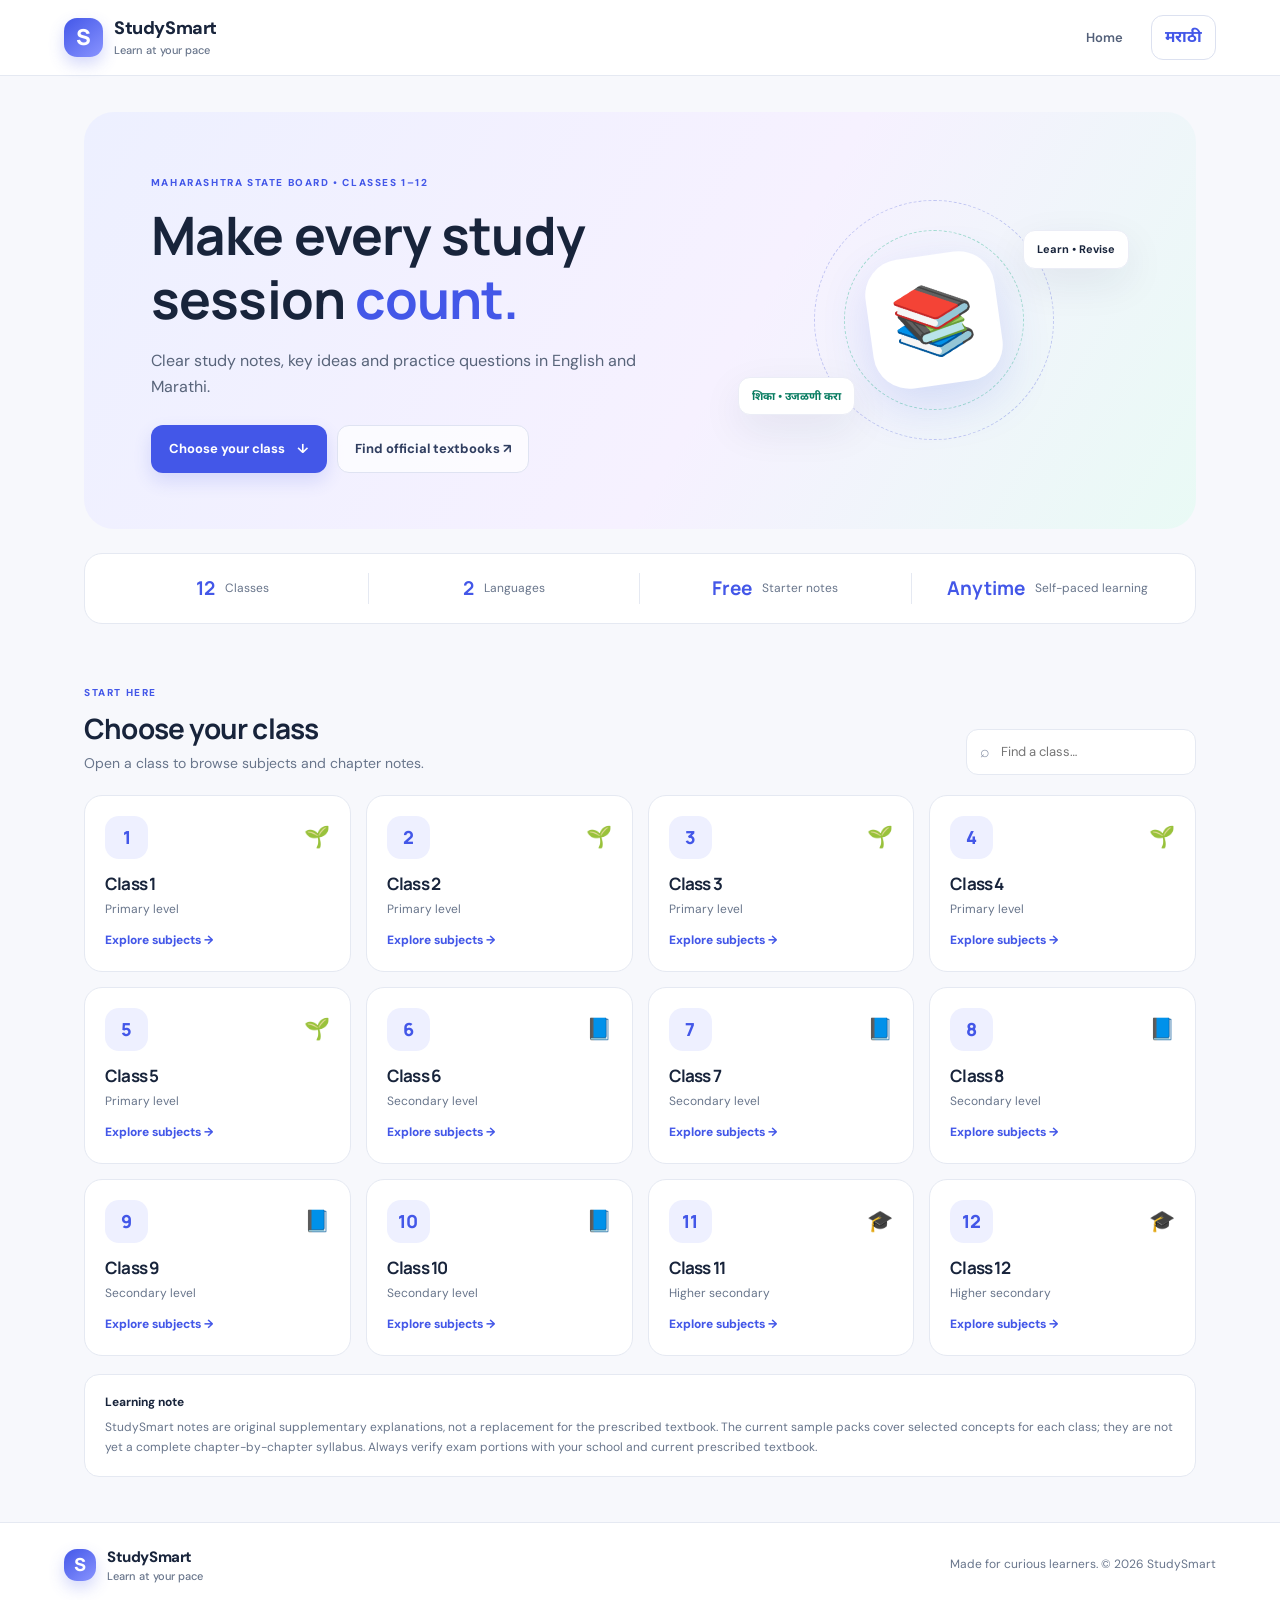
<file: index.html>
<!doctype html>
<html lang="en">
<head>
  <meta charset="utf-8">
  <meta name="viewport" content="width=device-width, initial-scale=1">
  <meta name="description" content="StudySmart: bilingual English and Marathi learning notes for Maharashtra State Board students in Classes 1–12.">
  <title>StudySmart | Learn Smarter</title>
  <link rel="stylesheet" href="style.css">
  <script src="data.js" defer></script>
  <script src="app.js" defer></script>
</head>
<body data-page="home">
  <header class="site-header">
    <a class="brand" href="index.html"><span class="brand-mark">S</span><span>StudySmart<small>Learn at your pace</small></span></a>
    <nav><a href="index.html">Home</a></nav>
    <button id="languageToggle" class="lang-toggle" type="button" aria-label="Switch language">मराठी</button>
  </header>
  <main id="app" class="container">
    <section class="hero">
      <div class="hero-copy">
        <span class="eyebrow">MAHARASHTRA STATE BOARD • CLASSES 1–12</span>
        <h1>Make every study session <em>count.</em></h1>
        <p>Clear study notes, key ideas and practice questions in English and Marathi.</p>
        <div class="hero-actions"><a class="button primary" href="#classes">Choose your class <span>↓</span></a><a class="button secondary" href="https://ebooks.eprescribed textbook.in/ebook.aspx" target="_blank" rel="noopener">Find official textbooks ↗</a></div>
      </div>
      <div class="hero-art" aria-hidden="true"><div class="orbit orbit-one"></div><div class="orbit orbit-two"></div><div class="book-emoji">📚</div><div class="floating-note note-one">Learn • Revise</div><div class="floating-note note-two">शिका • उजळणी करा</div></div>
    </section>
    <section class="trust-strip"><div><strong>12</strong><span>Classes</span></div><div><strong>2</strong><span>Languages</span></div><div><strong>Free</strong><span>Starter notes</span></div><div><strong>Anytime</strong><span>Self-paced learning</span></div></section>
    <section class="section-head" id="classes"><div><span class="eyebrow">START HERE</span><h2>Choose your class</h2><p>Open a class to browse subjects and chapter notes.</p></div><label class="search-box"><span>⌕</span><input id="classSearch" type="search" placeholder="Find a class…" aria-label="Find a class"></label></section>
    <div id="classGrid" class="class-grid"></div>
    <section class="disclaimer"><strong>Learning note</strong><p>StudySmart notes are original supplementary explanations, not a replacement for the prescribed textbook. The current sample packs cover selected concepts for each class; they are not yet a complete chapter-by-chapter syllabus. Always verify exam portions with your school and current prescribed textbook.</p></section>
  </main>
  <footer><a class="brand footer-brand" href="index.html"><span class="brand-mark">S</span><span>StudySmart<small>Learn at your pace</small></span></a><p>Made for curious learners. © <span id="year"></span> StudySmart</p></footer>
</body>
</html>
</file>
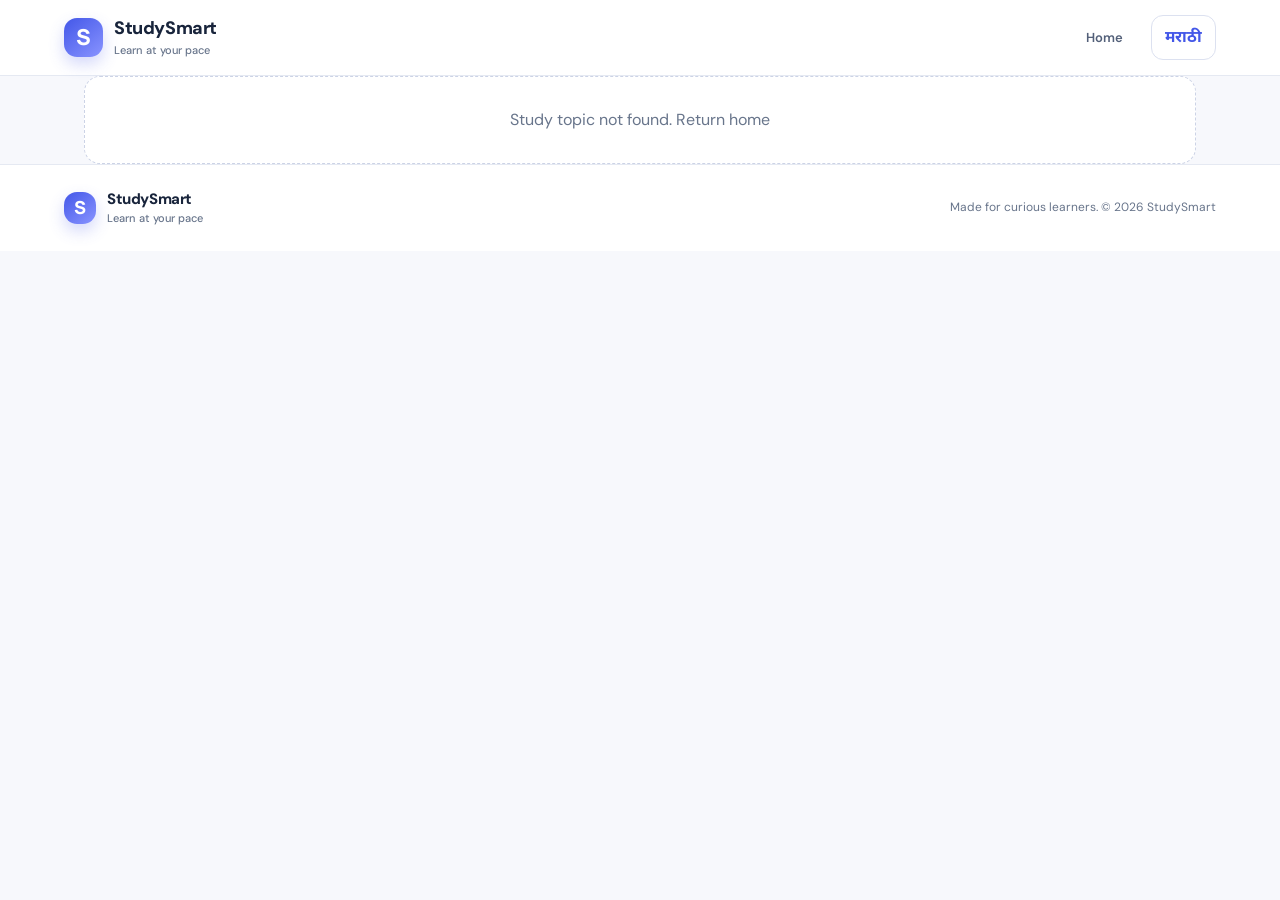
<file: chapter.html>
<!doctype html><html lang="en"><head><meta charset="utf-8"><meta name="viewport" content="width=device-width, initial-scale=1"><meta name="description" content="StudySmart bilingual Maharashtra State Board study notes."><title>StudySmart | Study Notes</title><link rel="stylesheet" href="style.css"><script src="data.js" defer></script><script src="app.js" defer></script></head><body data-page="chapter" ><header class="site-header"><a class="brand" href="index.html"><span class="brand-mark">S</span><span>StudySmart<small>Learn at your pace</small></span></a><nav><a href="index.html">Home</a></nav><button id="languageToggle" class="lang-toggle" type="button">मराठी</button></header><main id="app" class="container"><div class="empty">Loading study resources…</div></main><footer><a class="brand footer-brand" href="index.html"><span class="brand-mark">S</span><span>StudySmart<small>Learn at your pace</small></span></a><p>Made for curious learners. © <span id="year"></span> StudySmart</p></footer></body></html>
</file>
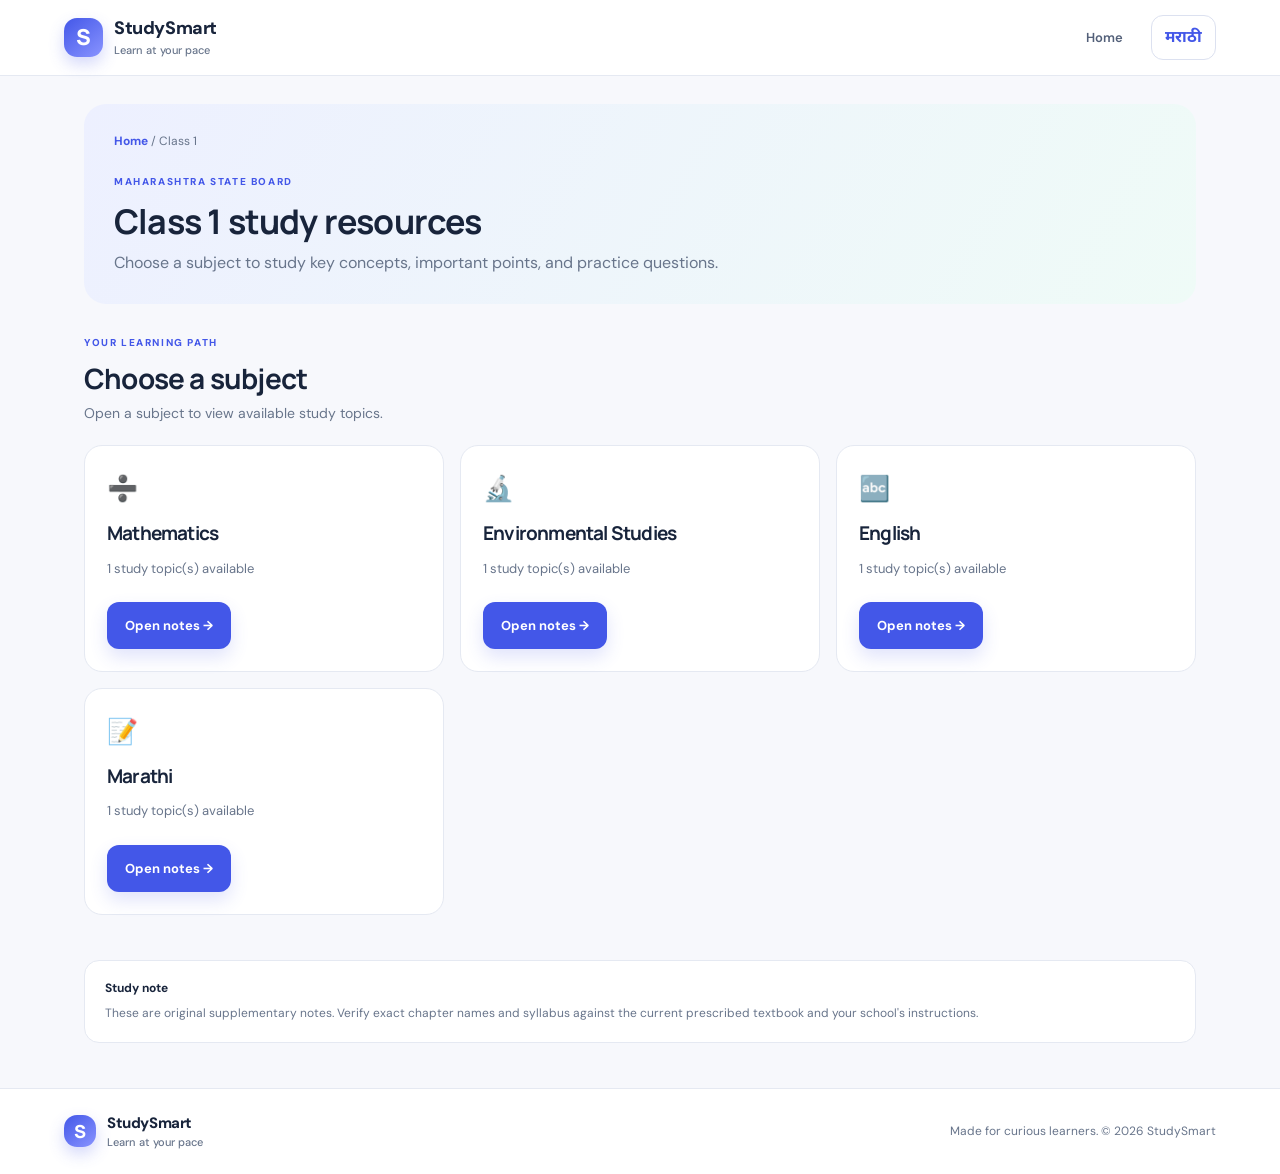
<file: class-1.html>
<!doctype html><html lang="en"><head><meta charset="utf-8"><meta name="viewport" content="width=device-width, initial-scale=1"><meta name="description" content="StudySmart bilingual Maharashtra State Board study notes."><title>StudySmart | Study Notes</title><link rel="stylesheet" href="style.css"><script src="data.js" defer></script><script src="app.js" defer></script></head><body data-page="class" data-class="1"><header class="site-header"><a class="brand" href="index.html"><span class="brand-mark">S</span><span>StudySmart<small>Learn at your pace</small></span></a><nav><a href="index.html">Home</a></nav><button id="languageToggle" class="lang-toggle" type="button">मराठी</button></header><main id="app" class="container"><div class="empty">Loading study resources…</div></main><footer><a class="brand footer-brand" href="index.html"><span class="brand-mark">S</span><span>StudySmart<small>Learn at your pace</small></span></a><p>Made for curious learners. © <span id="year"></span> StudySmart</p></footer></body></html>
</file>
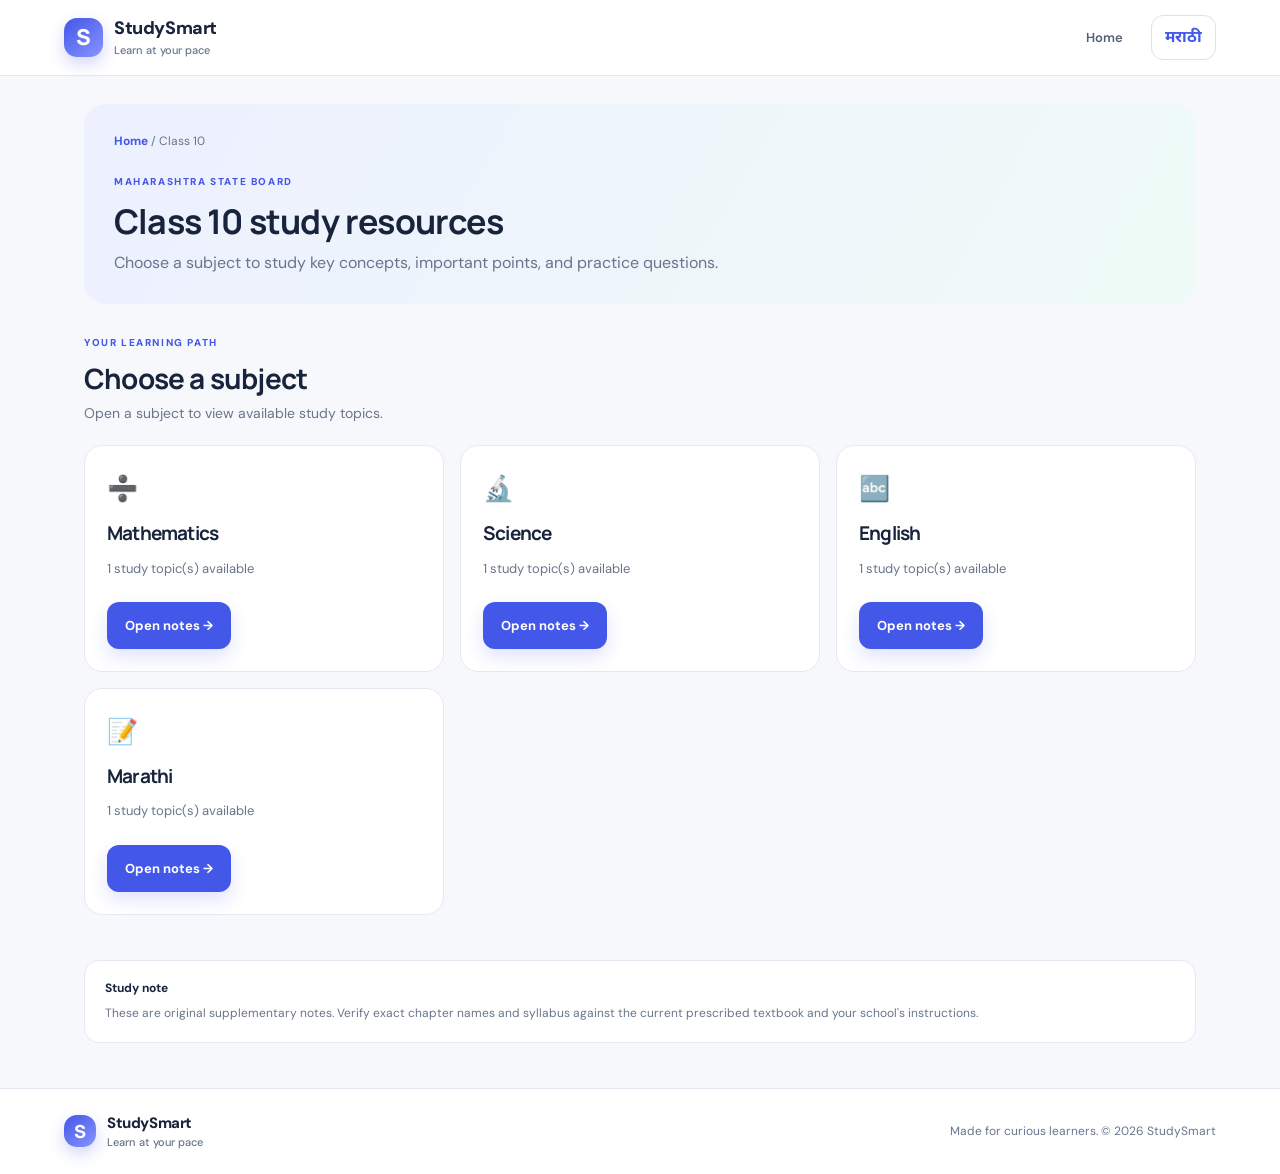
<file: class-10.html>
<!doctype html><html lang="en"><head><meta charset="utf-8"><meta name="viewport" content="width=device-width, initial-scale=1"><meta name="description" content="StudySmart bilingual Maharashtra State Board study notes."><title>StudySmart | Study Notes</title><link rel="stylesheet" href="style.css"><script src="data.js" defer></script><script src="app.js" defer></script></head><body data-page="class" data-class="10"><header class="site-header"><a class="brand" href="index.html"><span class="brand-mark">S</span><span>StudySmart<small>Learn at your pace</small></span></a><nav><a href="index.html">Home</a></nav><button id="languageToggle" class="lang-toggle" type="button">मराठी</button></header><main id="app" class="container"><div class="empty">Loading study resources…</div></main><footer><a class="brand footer-brand" href="index.html"><span class="brand-mark">S</span><span>StudySmart<small>Learn at your pace</small></span></a><p>Made for curious learners. © <span id="year"></span> StudySmart</p></footer></body></html>
</file>
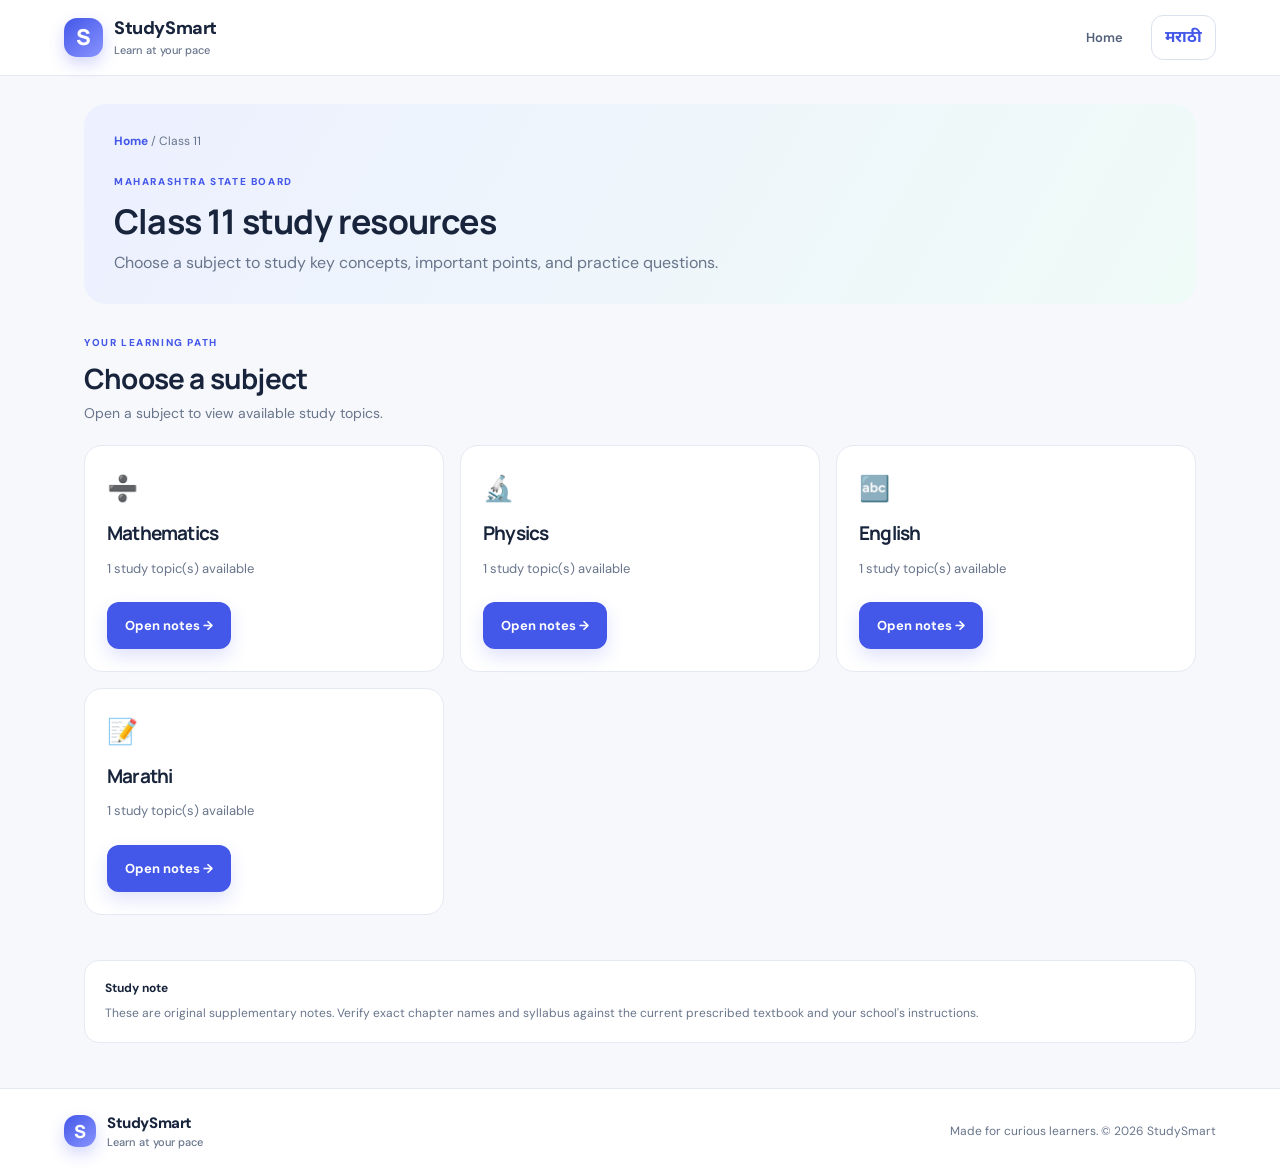
<file: class-11.html>
<!doctype html><html lang="en"><head><meta charset="utf-8"><meta name="viewport" content="width=device-width, initial-scale=1"><meta name="description" content="StudySmart bilingual Maharashtra State Board study notes."><title>StudySmart | Study Notes</title><link rel="stylesheet" href="style.css"><script src="data.js" defer></script><script src="app.js" defer></script></head><body data-page="class" data-class="11"><header class="site-header"><a class="brand" href="index.html"><span class="brand-mark">S</span><span>StudySmart<small>Learn at your pace</small></span></a><nav><a href="index.html">Home</a></nav><button id="languageToggle" class="lang-toggle" type="button">मराठी</button></header><main id="app" class="container"><div class="empty">Loading study resources…</div></main><footer><a class="brand footer-brand" href="index.html"><span class="brand-mark">S</span><span>StudySmart<small>Learn at your pace</small></span></a><p>Made for curious learners. © <span id="year"></span> StudySmart</p></footer></body></html>
</file>
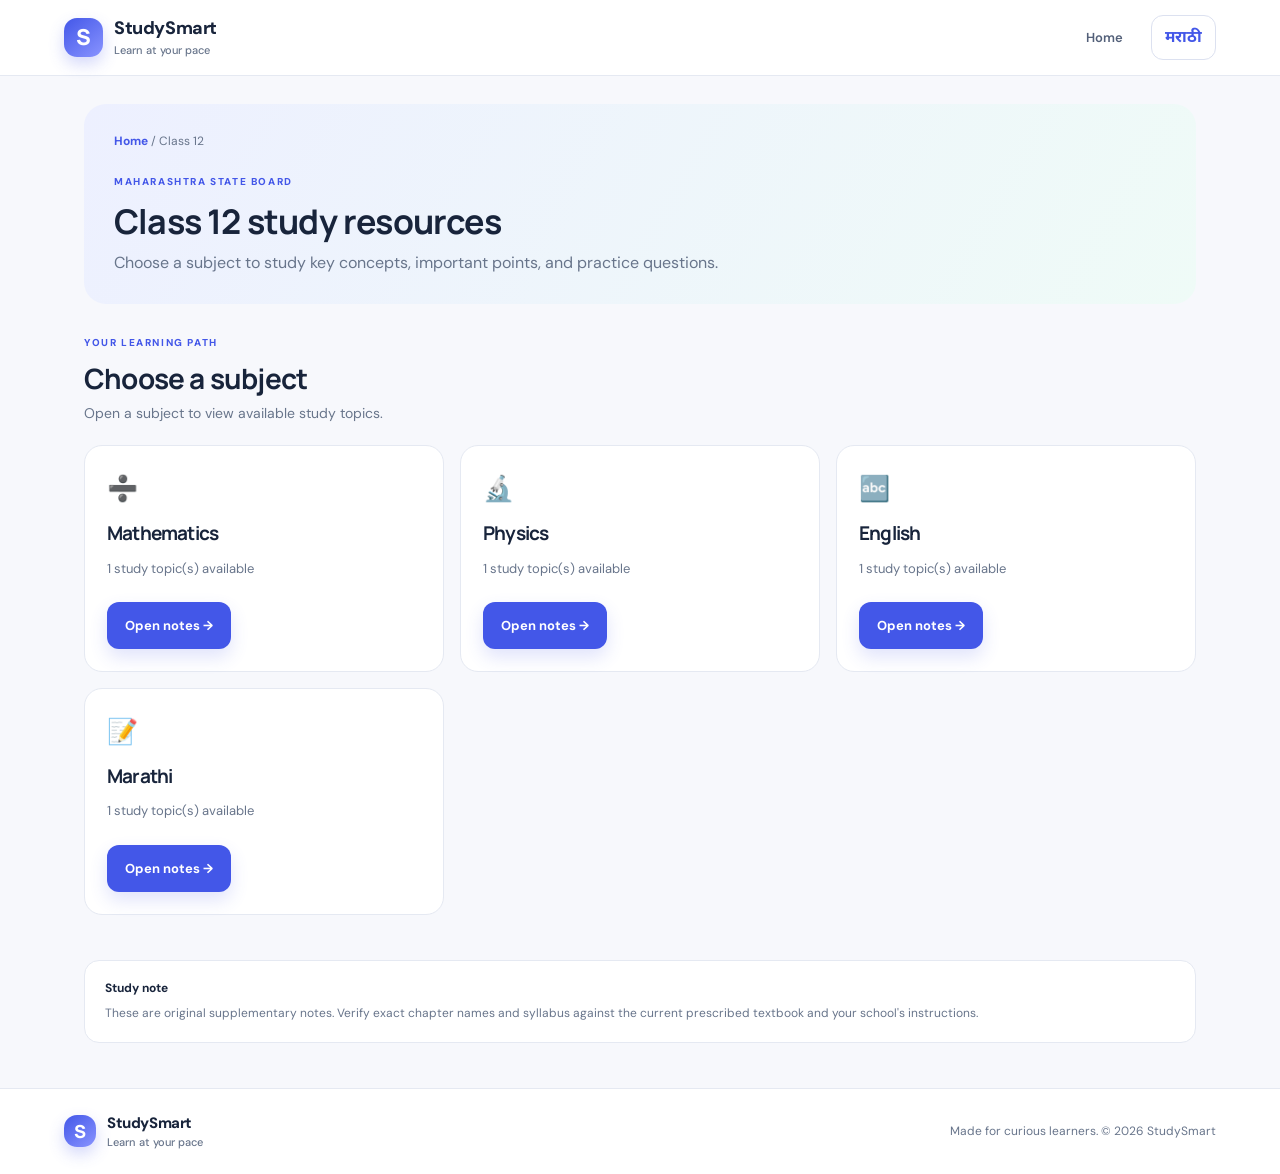
<file: class-12.html>
<!doctype html><html lang="en"><head><meta charset="utf-8"><meta name="viewport" content="width=device-width, initial-scale=1"><meta name="description" content="StudySmart bilingual Maharashtra State Board study notes."><title>StudySmart | Study Notes</title><link rel="stylesheet" href="style.css"><script src="data.js" defer></script><script src="app.js" defer></script></head><body data-page="class" data-class="12"><header class="site-header"><a class="brand" href="index.html"><span class="brand-mark">S</span><span>StudySmart<small>Learn at your pace</small></span></a><nav><a href="index.html">Home</a></nav><button id="languageToggle" class="lang-toggle" type="button">मराठी</button></header><main id="app" class="container"><div class="empty">Loading study resources…</div></main><footer><a class="brand footer-brand" href="index.html"><span class="brand-mark">S</span><span>StudySmart<small>Learn at your pace</small></span></a><p>Made for curious learners. © <span id="year"></span> StudySmart</p></footer></body></html>
</file>
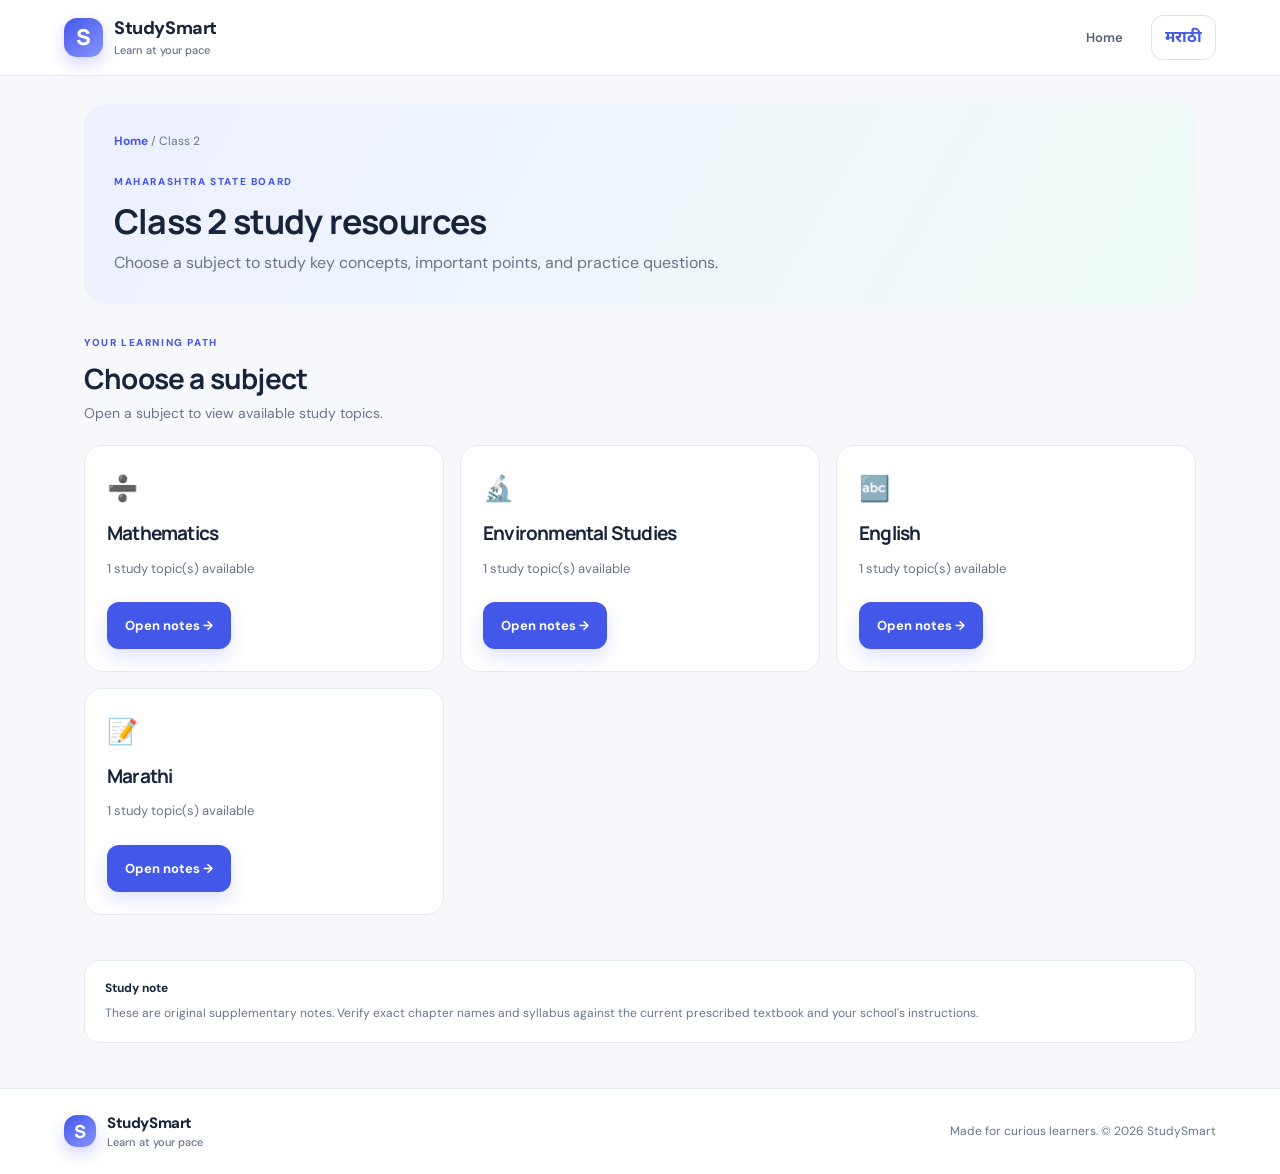
<file: class-2.html>
<!doctype html><html lang="en"><head><meta charset="utf-8"><meta name="viewport" content="width=device-width, initial-scale=1"><meta name="description" content="StudySmart bilingual Maharashtra State Board study notes."><title>StudySmart | Study Notes</title><link rel="stylesheet" href="style.css"><script src="data.js" defer></script><script src="app.js" defer></script></head><body data-page="class" data-class="2"><header class="site-header"><a class="brand" href="index.html"><span class="brand-mark">S</span><span>StudySmart<small>Learn at your pace</small></span></a><nav><a href="index.html">Home</a></nav><button id="languageToggle" class="lang-toggle" type="button">मराठी</button></header><main id="app" class="container"><div class="empty">Loading study resources…</div></main><footer><a class="brand footer-brand" href="index.html"><span class="brand-mark">S</span><span>StudySmart<small>Learn at your pace</small></span></a><p>Made for curious learners. © <span id="year"></span> StudySmart</p></footer></body></html>
</file>
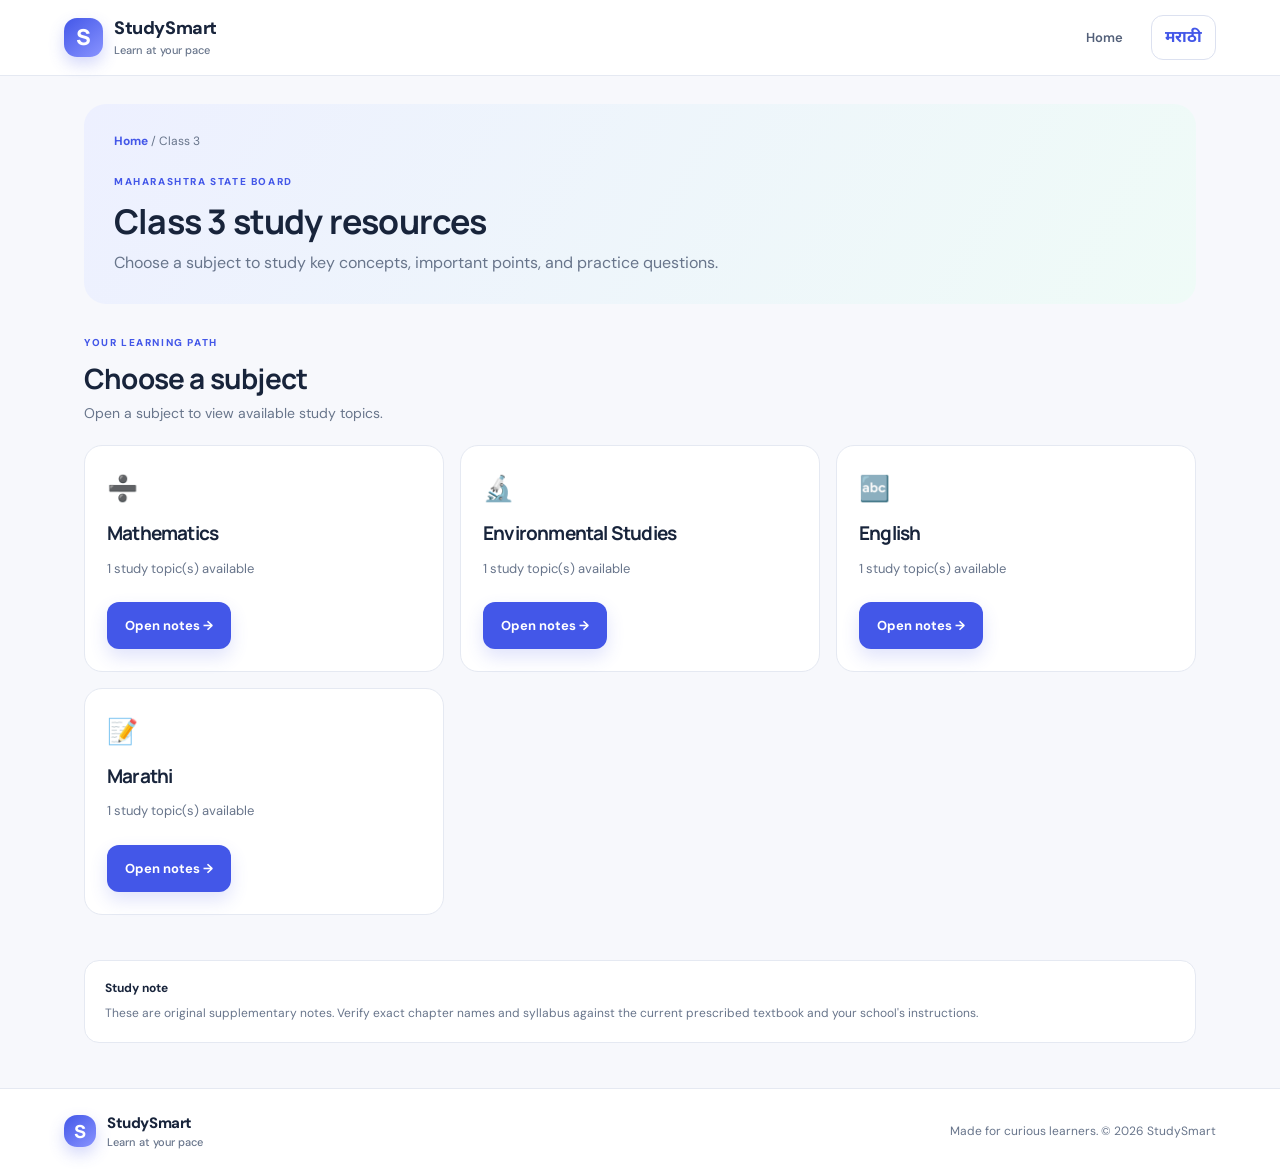
<file: class-3.html>
<!doctype html><html lang="en"><head><meta charset="utf-8"><meta name="viewport" content="width=device-width, initial-scale=1"><meta name="description" content="StudySmart bilingual Maharashtra State Board study notes."><title>StudySmart | Study Notes</title><link rel="stylesheet" href="style.css"><script src="data.js" defer></script><script src="app.js" defer></script></head><body data-page="class" data-class="3"><header class="site-header"><a class="brand" href="index.html"><span class="brand-mark">S</span><span>StudySmart<small>Learn at your pace</small></span></a><nav><a href="index.html">Home</a></nav><button id="languageToggle" class="lang-toggle" type="button">मराठी</button></header><main id="app" class="container"><div class="empty">Loading study resources…</div></main><footer><a class="brand footer-brand" href="index.html"><span class="brand-mark">S</span><span>StudySmart<small>Learn at your pace</small></span></a><p>Made for curious learners. © <span id="year"></span> StudySmart</p></footer></body></html>
</file>
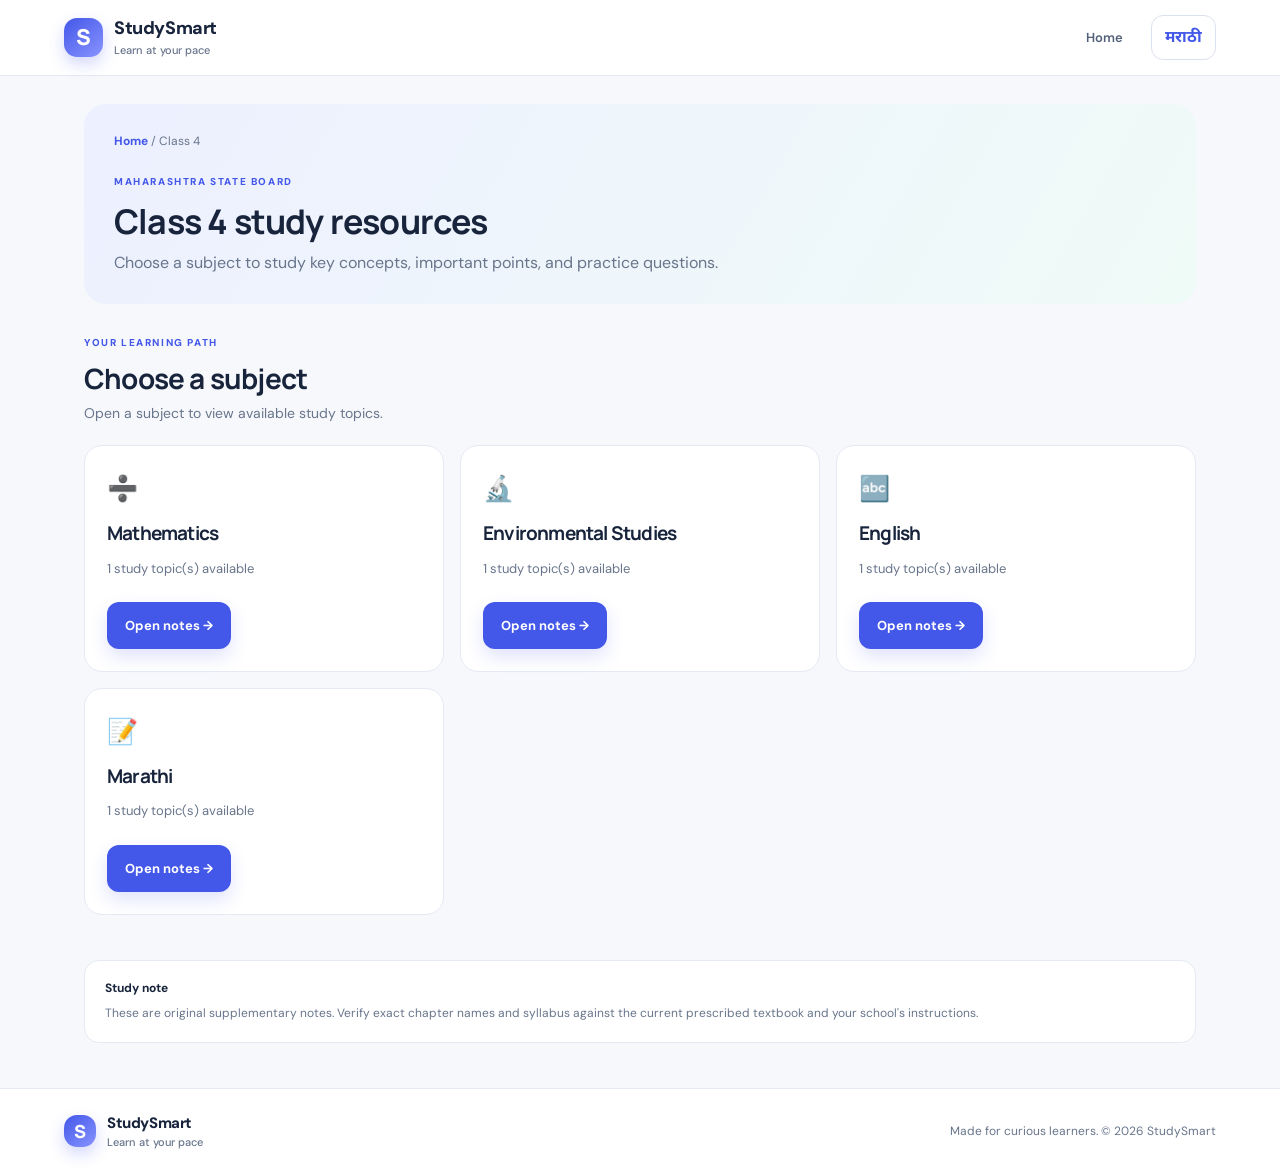
<file: class-4.html>
<!doctype html><html lang="en"><head><meta charset="utf-8"><meta name="viewport" content="width=device-width, initial-scale=1"><meta name="description" content="StudySmart bilingual Maharashtra State Board study notes."><title>StudySmart | Study Notes</title><link rel="stylesheet" href="style.css"><script src="data.js" defer></script><script src="app.js" defer></script></head><body data-page="class" data-class="4"><header class="site-header"><a class="brand" href="index.html"><span class="brand-mark">S</span><span>StudySmart<small>Learn at your pace</small></span></a><nav><a href="index.html">Home</a></nav><button id="languageToggle" class="lang-toggle" type="button">मराठी</button></header><main id="app" class="container"><div class="empty">Loading study resources…</div></main><footer><a class="brand footer-brand" href="index.html"><span class="brand-mark">S</span><span>StudySmart<small>Learn at your pace</small></span></a><p>Made for curious learners. © <span id="year"></span> StudySmart</p></footer></body></html>
</file>
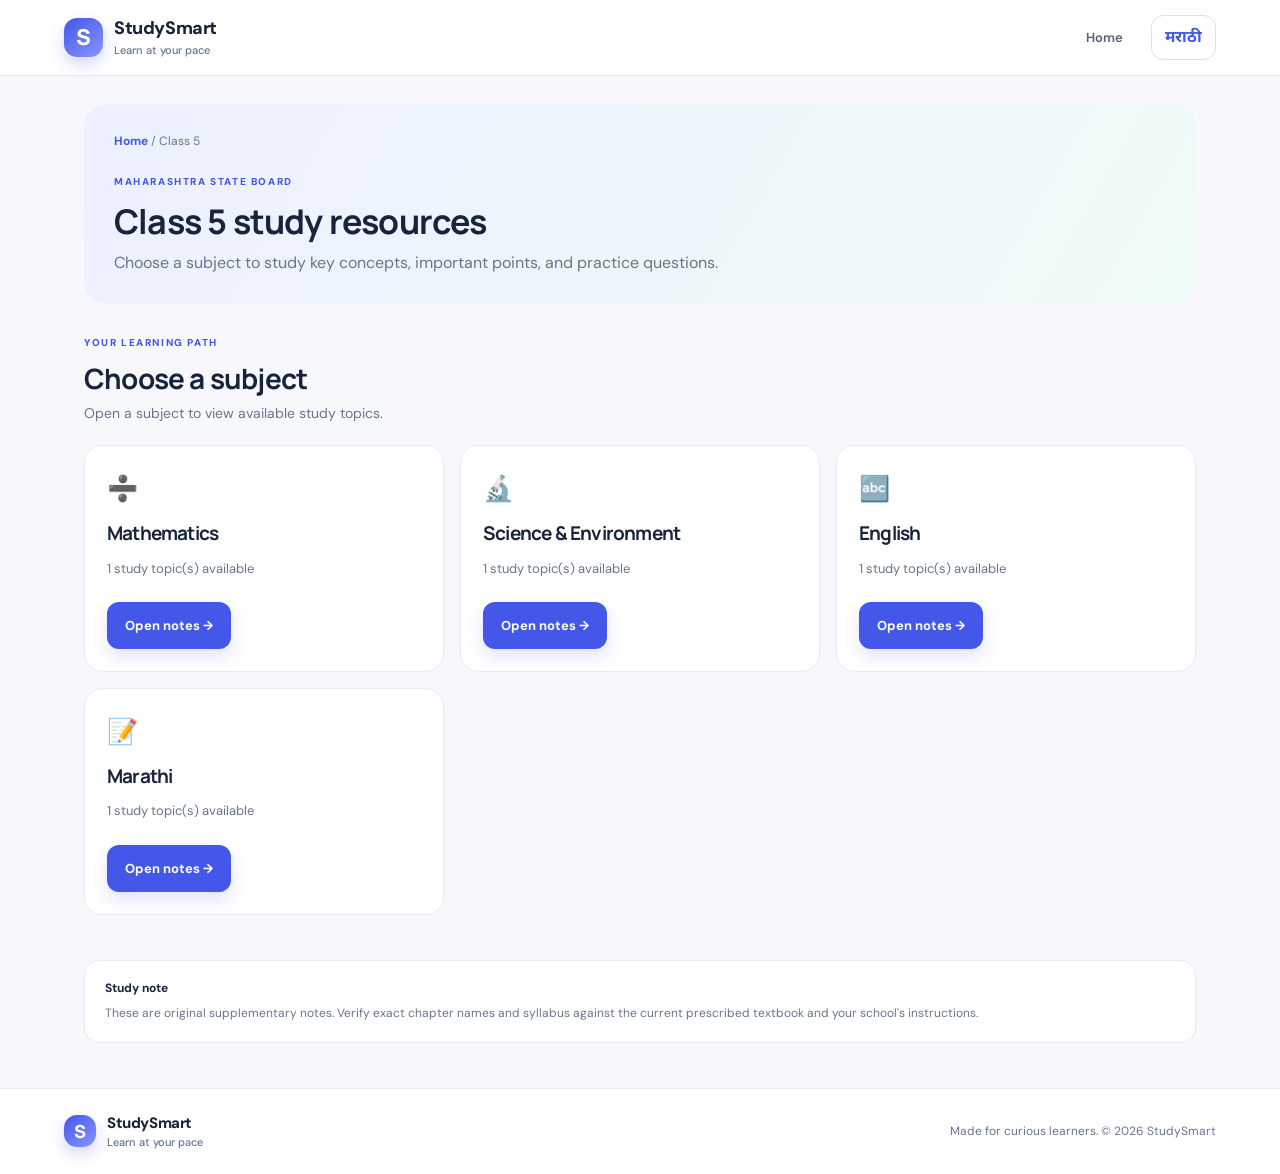
<file: class-5.html>
<!doctype html><html lang="en"><head><meta charset="utf-8"><meta name="viewport" content="width=device-width, initial-scale=1"><meta name="description" content="StudySmart bilingual Maharashtra State Board study notes."><title>StudySmart | Study Notes</title><link rel="stylesheet" href="style.css"><script src="data.js" defer></script><script src="app.js" defer></script></head><body data-page="class" data-class="5"><header class="site-header"><a class="brand" href="index.html"><span class="brand-mark">S</span><span>StudySmart<small>Learn at your pace</small></span></a><nav><a href="index.html">Home</a></nav><button id="languageToggle" class="lang-toggle" type="button">मराठी</button></header><main id="app" class="container"><div class="empty">Loading study resources…</div></main><footer><a class="brand footer-brand" href="index.html"><span class="brand-mark">S</span><span>StudySmart<small>Learn at your pace</small></span></a><p>Made for curious learners. © <span id="year"></span> StudySmart</p></footer></body></html>
</file>
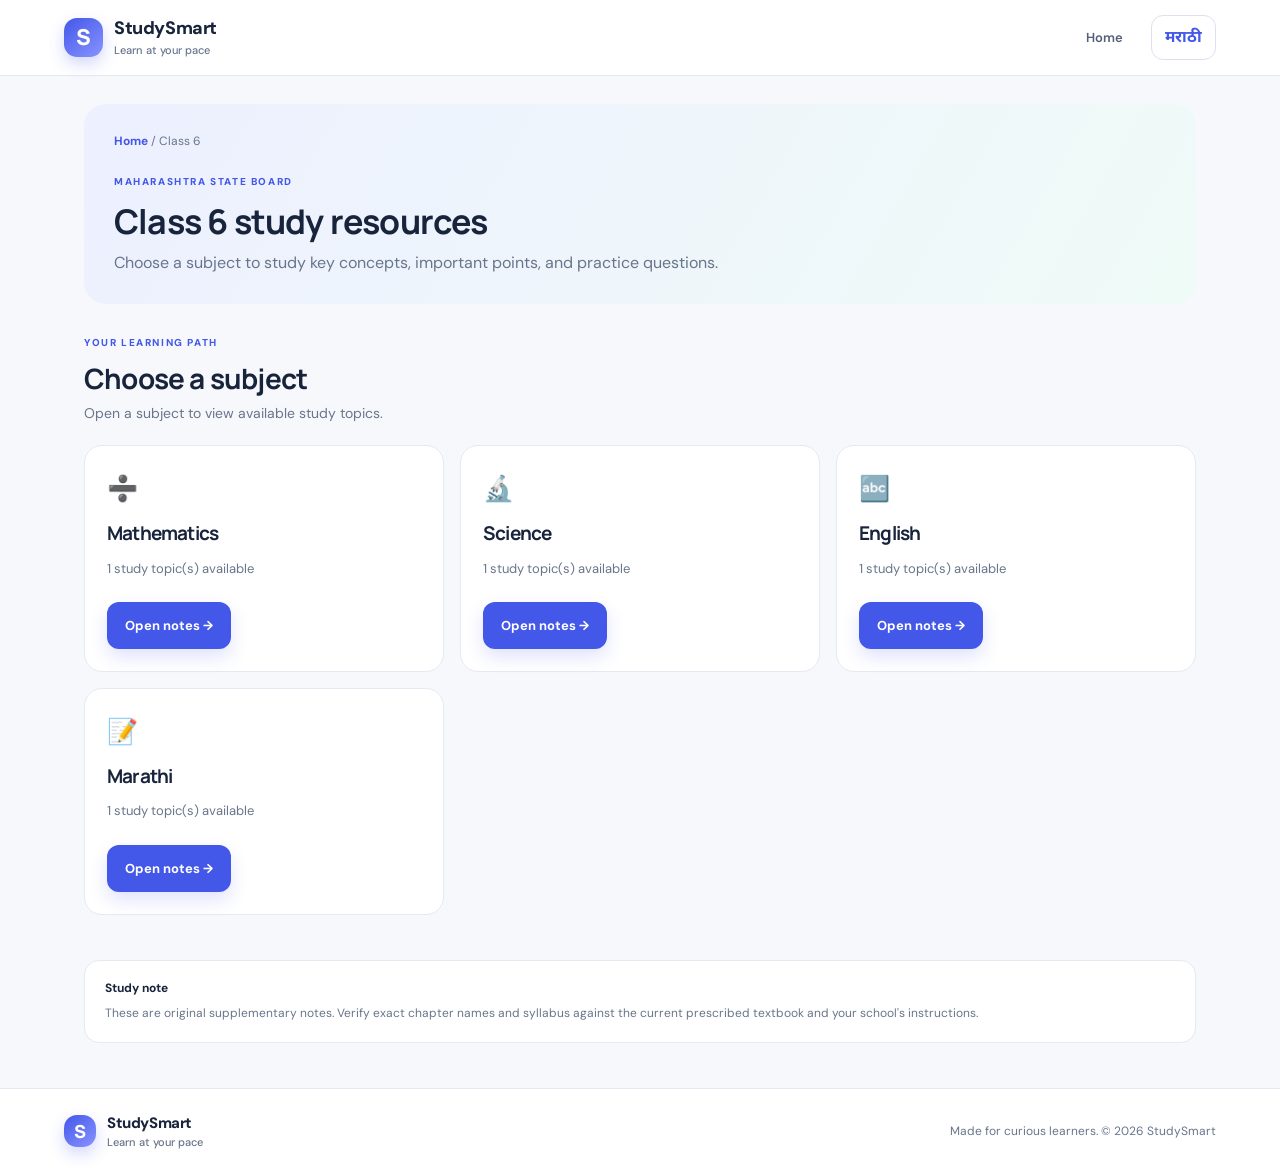
<file: class-6.html>
<!doctype html><html lang="en"><head><meta charset="utf-8"><meta name="viewport" content="width=device-width, initial-scale=1"><meta name="description" content="StudySmart bilingual Maharashtra State Board study notes."><title>StudySmart | Study Notes</title><link rel="stylesheet" href="style.css"><script src="data.js" defer></script><script src="app.js" defer></script></head><body data-page="class" data-class="6"><header class="site-header"><a class="brand" href="index.html"><span class="brand-mark">S</span><span>StudySmart<small>Learn at your pace</small></span></a><nav><a href="index.html">Home</a></nav><button id="languageToggle" class="lang-toggle" type="button">मराठी</button></header><main id="app" class="container"><div class="empty">Loading study resources…</div></main><footer><a class="brand footer-brand" href="index.html"><span class="brand-mark">S</span><span>StudySmart<small>Learn at your pace</small></span></a><p>Made for curious learners. © <span id="year"></span> StudySmart</p></footer></body></html>
</file>
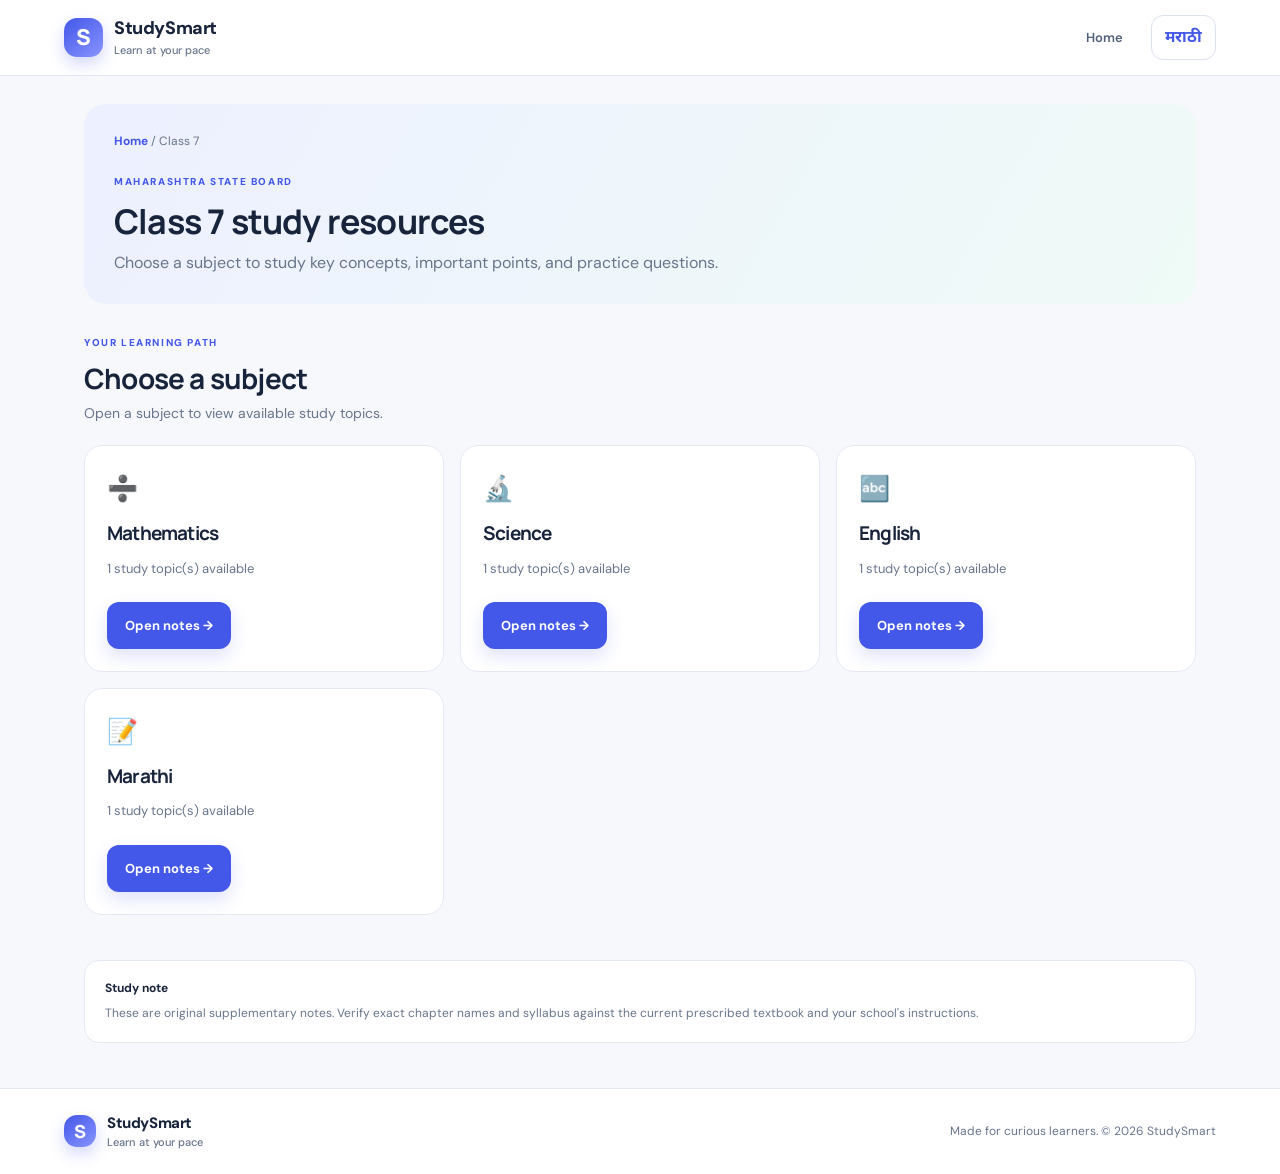
<file: class-7.html>
<!doctype html><html lang="en"><head><meta charset="utf-8"><meta name="viewport" content="width=device-width, initial-scale=1"><meta name="description" content="StudySmart bilingual Maharashtra State Board study notes."><title>StudySmart | Study Notes</title><link rel="stylesheet" href="style.css"><script src="data.js" defer></script><script src="app.js" defer></script></head><body data-page="class" data-class="7"><header class="site-header"><a class="brand" href="index.html"><span class="brand-mark">S</span><span>StudySmart<small>Learn at your pace</small></span></a><nav><a href="index.html">Home</a></nav><button id="languageToggle" class="lang-toggle" type="button">मराठी</button></header><main id="app" class="container"><div class="empty">Loading study resources…</div></main><footer><a class="brand footer-brand" href="index.html"><span class="brand-mark">S</span><span>StudySmart<small>Learn at your pace</small></span></a><p>Made for curious learners. © <span id="year"></span> StudySmart</p></footer></body></html>
</file>
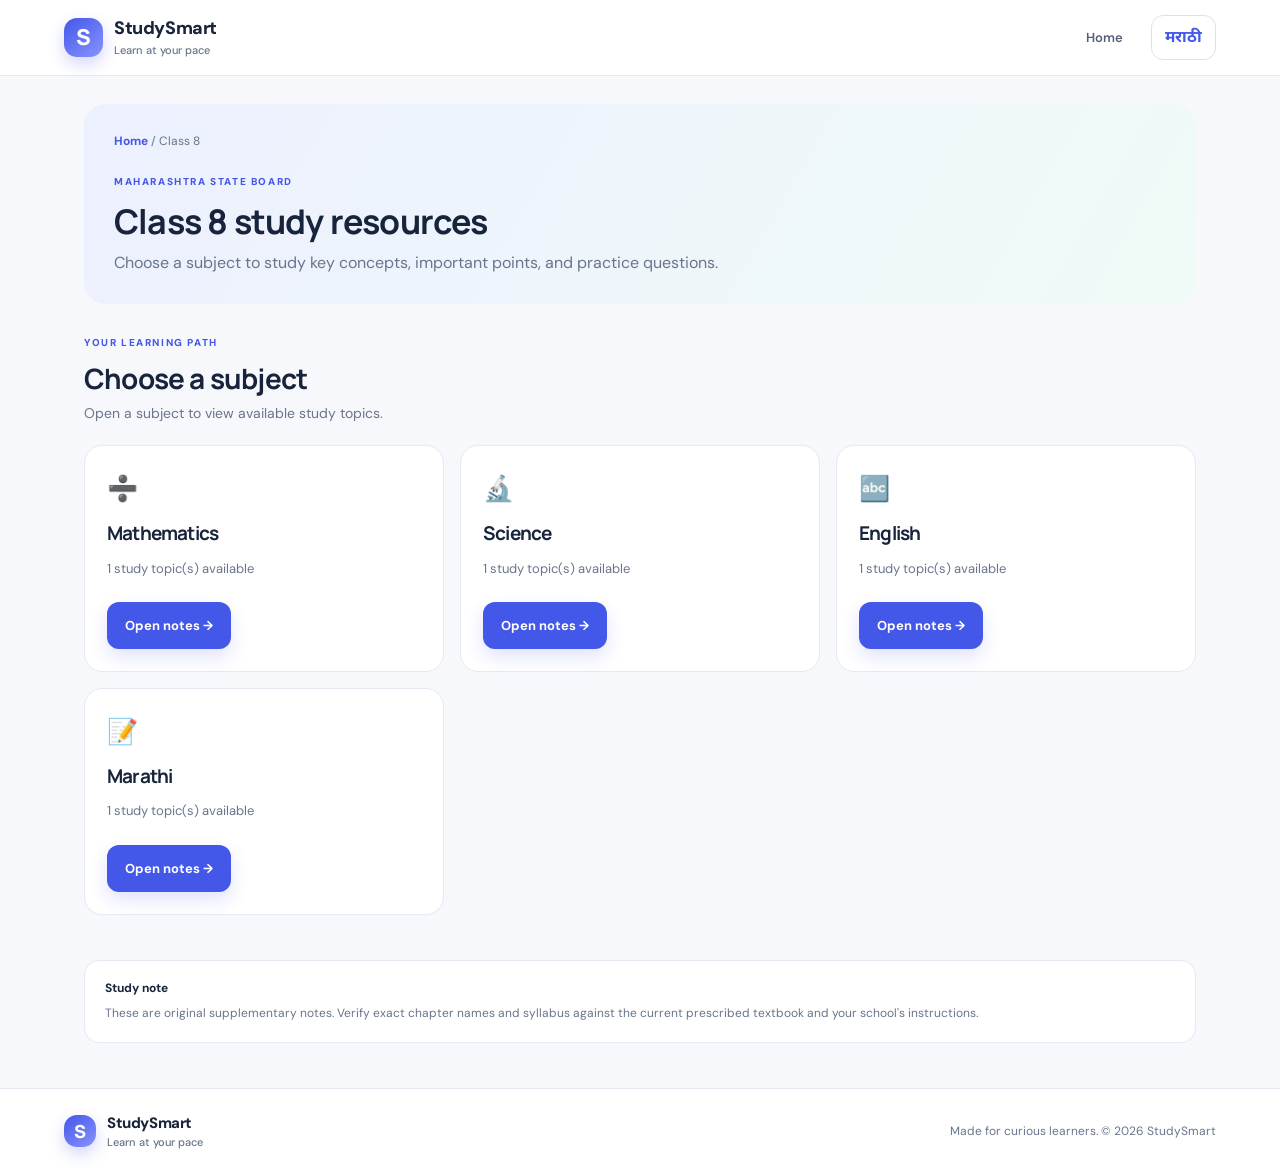
<file: class-8.html>
<!doctype html><html lang="en"><head><meta charset="utf-8"><meta name="viewport" content="width=device-width, initial-scale=1"><meta name="description" content="StudySmart bilingual Maharashtra State Board study notes."><title>StudySmart | Study Notes</title><link rel="stylesheet" href="style.css"><script src="data.js" defer></script><script src="app.js" defer></script></head><body data-page="class" data-class="8"><header class="site-header"><a class="brand" href="index.html"><span class="brand-mark">S</span><span>StudySmart<small>Learn at your pace</small></span></a><nav><a href="index.html">Home</a></nav><button id="languageToggle" class="lang-toggle" type="button">मराठी</button></header><main id="app" class="container"><div class="empty">Loading study resources…</div></main><footer><a class="brand footer-brand" href="index.html"><span class="brand-mark">S</span><span>StudySmart<small>Learn at your pace</small></span></a><p>Made for curious learners. © <span id="year"></span> StudySmart</p></footer></body></html>
</file>
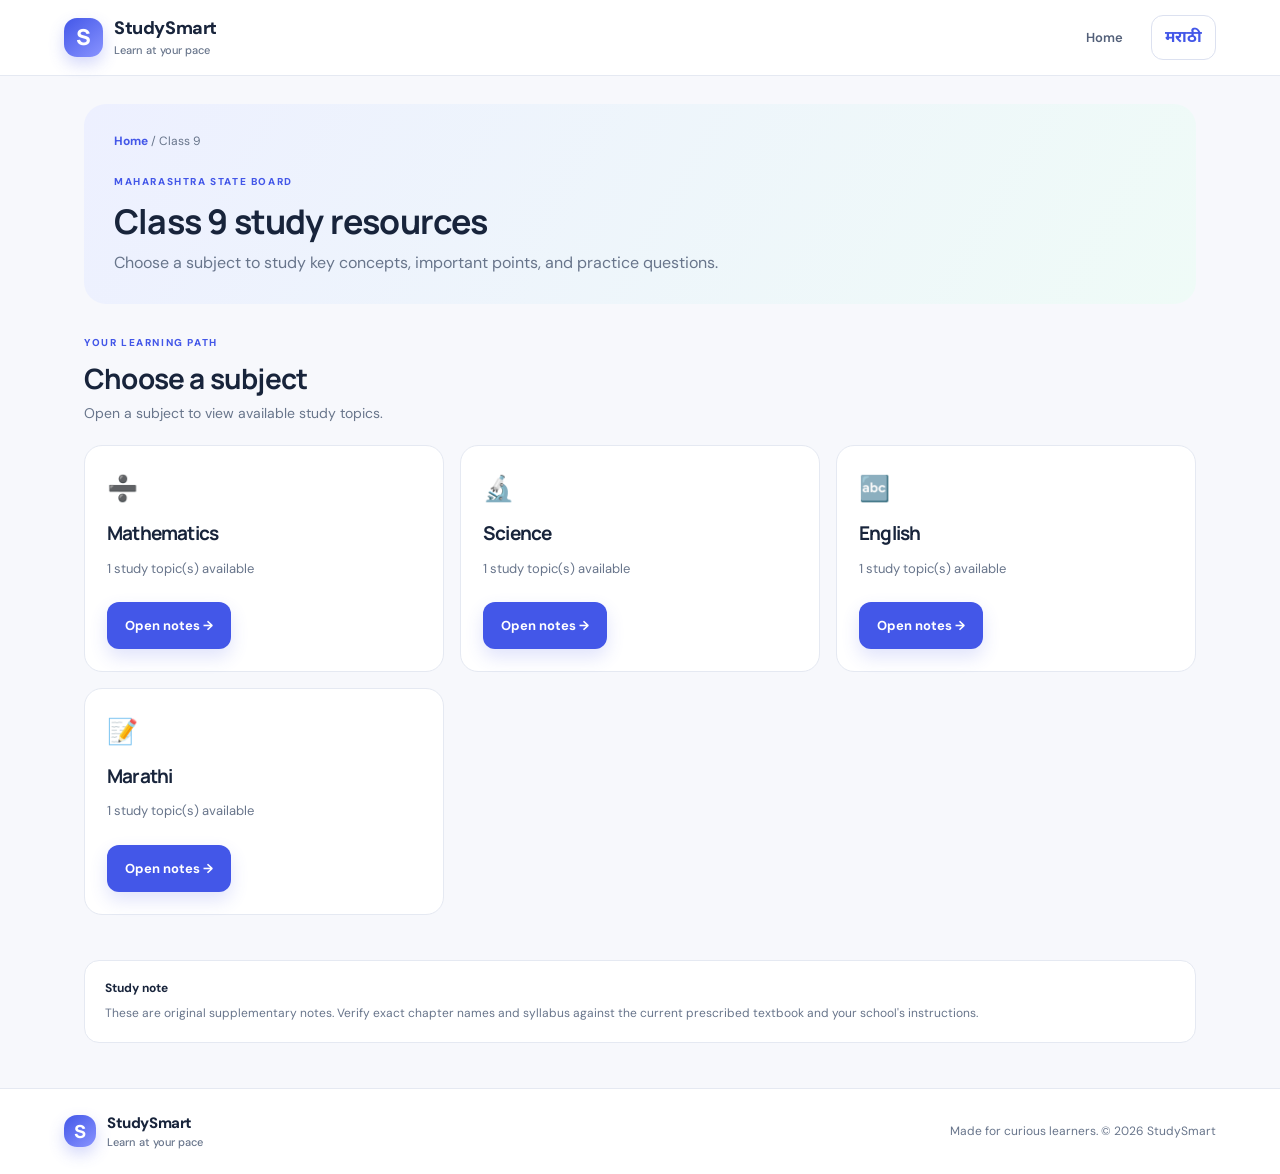
<file: class-9.html>
<!doctype html><html lang="en"><head><meta charset="utf-8"><meta name="viewport" content="width=device-width, initial-scale=1"><meta name="description" content="StudySmart bilingual Maharashtra State Board study notes."><title>StudySmart | Study Notes</title><link rel="stylesheet" href="style.css"><script src="data.js" defer></script><script src="app.js" defer></script></head><body data-page="class" data-class="9"><header class="site-header"><a class="brand" href="index.html"><span class="brand-mark">S</span><span>StudySmart<small>Learn at your pace</small></span></a><nav><a href="index.html">Home</a></nav><button id="languageToggle" class="lang-toggle" type="button">मराठी</button></header><main id="app" class="container"><div class="empty">Loading study resources…</div></main><footer><a class="brand footer-brand" href="index.html"><span class="brand-mark">S</span><span>StudySmart<small>Learn at your pace</small></span></a><p>Made for curious learners. © <span id="year"></span> StudySmart</p></footer></body></html>
</file>
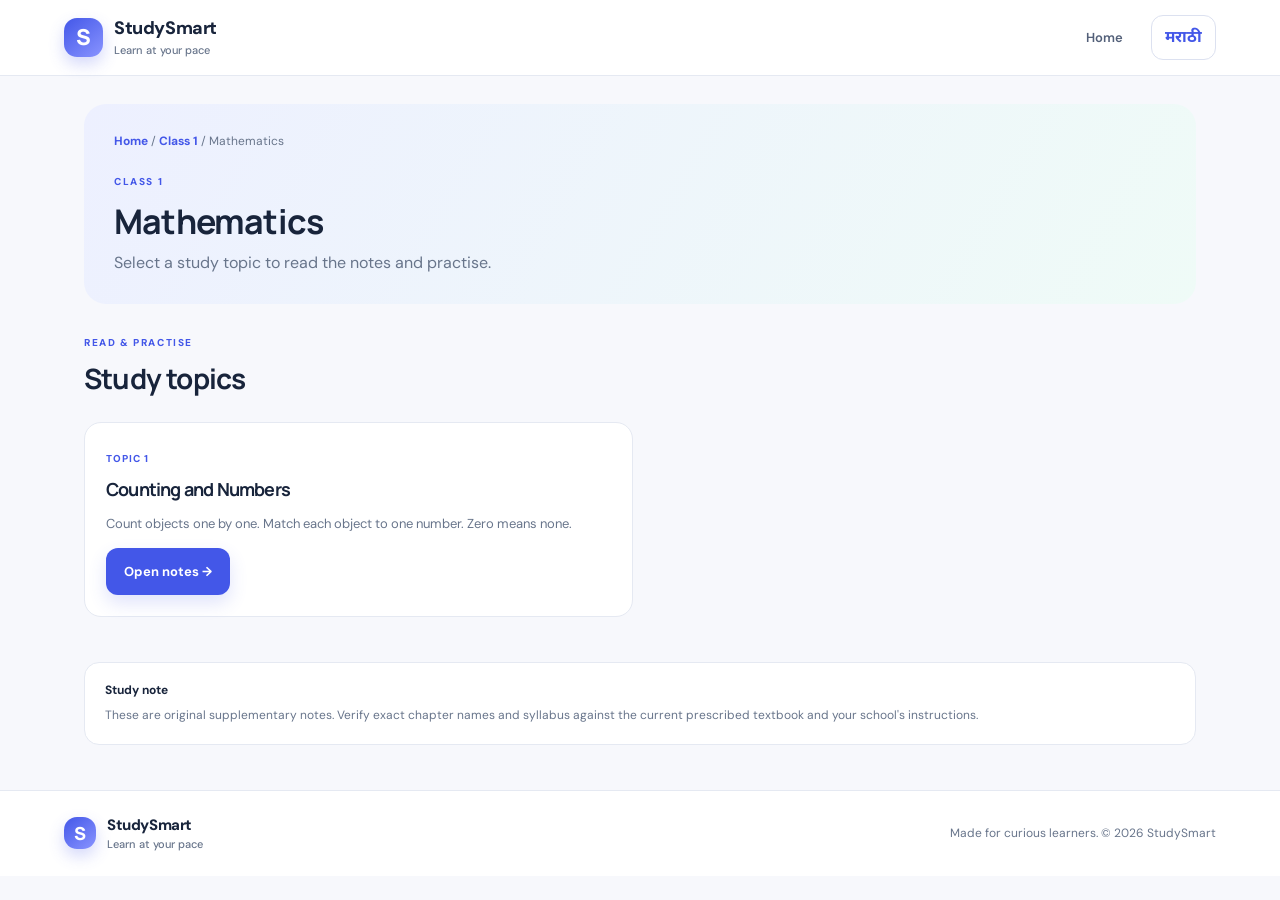
<file: subject.html>
<!doctype html><html lang="en"><head><meta charset="utf-8"><meta name="viewport" content="width=device-width, initial-scale=1"><meta name="description" content="StudySmart bilingual Maharashtra State Board study notes."><title>StudySmart | Study Notes</title><link rel="stylesheet" href="style.css"><script src="data.js" defer></script><script src="app.js" defer></script></head><body data-page="subject" ><header class="site-header"><a class="brand" href="index.html"><span class="brand-mark">S</span><span>StudySmart<small>Learn at your pace</small></span></a><nav><a href="index.html">Home</a></nav><button id="languageToggle" class="lang-toggle" type="button">मराठी</button></header><main id="app" class="container"><div class="empty">Loading study resources…</div></main><footer><a class="brand footer-brand" href="index.html"><span class="brand-mark">S</span><span>StudySmart<small>Learn at your pace</small></span></a><p>Made for curious learners. © <span id="year"></span> StudySmart</p></footer></body></html>
</file>
<file: style.css>
@import url('https://fonts.googleapis.com/css2?family=DM+Sans:wght@400;500;600;700&family=Manrope:wght@400;500;600;700;800&family=Noto+Sans+Devanagari:wght@400;500;600;700&display=swap');
:root{--ink:#18243b;--muted:#68758b;--paper:#f7f8fc;--white:#fff;--line:#e5e9f2;--blue:#4357e8;--blue2:#6f7df2;--mint:#dff8ef;--coral:#ff8f70;--shadow:0 14px 42px rgba(28,42,78,.08)}
*{box-sizing:border-box}html{scroll-behavior:smooth}body{margin:0;background:var(--paper);color:var(--ink);font-family:"DM Sans","Noto Sans Devanagari",sans-serif;line-height:1.65}a{color:inherit;text-decoration:none}button,input,select{font:inherit}.site-header{height:76px;padding:0 max(5vw,24px);display:flex;align-items:center;gap:28px;background:#fff;border-bottom:1px solid var(--line);position:sticky;top:0;z-index:5}.brand{display:flex;align-items:center;gap:11px;font-weight:800;font-size:18px;line-height:1.2;letter-spacing:-.4px}.brand small{display:block;font-size:11px;font-weight:500;color:var(--muted);letter-spacing:0;margin-top:4px}.brand-mark{display:grid;place-items:center;width:39px;height:39px;border-radius:13px;background:linear-gradient(140deg,var(--blue),#8994ff);color:white;font-family:Manrope,sans-serif;font-size:22px;box-shadow:0 7px 16px #4357e83b}.site-header nav{display:flex;gap:24px;margin-left:auto;color:#536079;font-size:13px;font-weight:600}.site-header nav a:hover,footer a:hover{color:var(--blue)}.lang-toggle{border:1px solid #dce1f0;border-radius:12px;padding:8px 13px;background:white;color:var(--blue);font-weight:700;cursor:pointer}.container{max-width:1160px;margin:auto;padding:0 24px}.hero{margin:36px 0 24px;border-radius:30px;background:linear-gradient(120deg,#edf0ff,#f6f1ff 58%,#e9faf5);padding:56px 6%;min-height:330px;display:grid;grid-template-columns:1.2fr .8fr;align-items:center;overflow:hidden;position:relative}.hero-copy{position:relative;z-index:1}.eyebrow{font-size:10px;font-weight:800;letter-spacing:1.6px;color:var(--blue)}h1,h2,h3{font-family:Manrope,"Noto Sans Devanagari",sans-serif;letter-spacing:-.8px;line-height:1.2;margin:10px 0 14px}h1{font-size:clamp(34px,4.2vw,53px);max-width:590px}h1 em{font-style:normal;color:var(--blue)}.hero p{color:#58647a;max-width:510px;font-size:16px}.hero-actions{display:flex;flex-wrap:wrap;gap:10px;margin-top:25px}.button{display:inline-flex;align-items:center;justify-content:center;gap:12px;padding:12px 17px;border-radius:12px;font-weight:700;font-size:13px;border:1px solid transparent;cursor:pointer;transition:transform .15s}.button:hover{transform:translateY(-2px)}.primary{background:var(--blue);color:#fff;box-shadow:0 8px 18px #4357e82a}.secondary{background:#ffffffb8;border-color:#dfe3f2;color:#303e60}.hero-art{height:230px;position:relative;display:grid;place-items:center}.orbit{position:absolute;border:1px dashed #8b95e77c;border-radius:50%;width:240px;height:240px}.orbit-two{width:180px;height:180px;border-color:#5cc7a988}.book-emoji{width:130px;height:130px;display:grid;place-items:center;border-radius:36px;background:#fff;box-shadow:0 18px 48px #4357e82b;font-size:68px;transform:rotate(-8deg)}.floating-note{position:absolute;background:#fff;border:1px solid #ebedf6;border-radius:12px;padding:9px 13px;font-size:11px;font-weight:700;box-shadow:var(--shadow)}.note-one{top:25px;right:0}.note-two{bottom:20px;left:0;color:#087c61}.trust-strip{display:grid;grid-template-columns:repeat(4,1fr);background:white;border:1px solid var(--line);border-radius:18px;padding:19px 12px;margin:20px 0 54px}.trust-strip div{display:flex;align-items:center;justify-content:center;gap:10px;border-right:1px solid var(--line)}.trust-strip div:last-child{border:0}.trust-strip strong{font-size:19px;color:var(--blue);font-family:Manrope,sans-serif}.trust-strip span{font-size:12px;color:var(--muted)}.section-head{display:flex;align-items:end;justify-content:space-between;gap:20px;margin-bottom:20px}.section-head h2,.resource-banner h2{font-size:28px;margin:7px 0}.section-head p,.resource-banner p{margin:0;color:var(--muted);font-size:14px}.search-box{display:flex;align-items:center;gap:9px;background:#fff;border:1px solid var(--line);padding:9px 13px;border-radius:12px;color:#8892a6;min-width:230px}.search-box input{border:0;outline:0;width:100%;color:var(--ink);font-size:13px}.class-grid{display:grid;grid-template-columns:repeat(4,1fr);gap:15px}.class-card{background:#fff;border:1px solid var(--line);border-radius:18px;padding:20px;min-height:155px;display:flex;flex-direction:column;transition:transform .18s,box-shadow .18s,border-color .18s}.class-card:hover{transform:translateY(-4px);box-shadow:var(--shadow);border-color:#cdd2ff}.class-top{display:flex;align-items:center;justify-content:space-between}.class-num{width:43px;height:43px;display:grid;place-items:center;background:#eef0ff;color:var(--blue);border-radius:14px;font-family:Manrope,sans-serif;font-weight:800;font-size:18px}.class-icon{font-size:21px}.class-card h3{font-size:17px;margin:15px 0 5px}.class-card p{font-size:12px;color:var(--muted);margin:0}.class-card .arrow{margin-top:auto;padding-top:12px;color:var(--blue);font-size:12px;font-weight:800}.resource-banner{margin:55px 0 20px;padding:28px 30px;border-radius:22px;background:#172443;color:white;display:flex;align-items:center;justify-content:space-between;gap:30px}.resource-banner .eyebrow{color:#aab3ff}.resource-banner h2{max-width:560px}.resource-banner p{color:#c2c9db;max-width:650px}.resource-banner .button{white-space:nowrap}.disclaimer{background:#fff;border:1px solid var(--line);border-radius:15px;padding:18px 20px;margin:18px 0 45px;font-size:12px;color:var(--muted)}.disclaimer strong{color:var(--ink)}.disclaimer p{margin:5px 0 0}footer{display:flex;align-items:center;justify-content:space-between;gap:20px;padding:25px max(5vw,24px);background:#fff;border-top:1px solid var(--line);font-size:12px;color:var(--muted)}footer p{margin:0}.footer-brand{font-size:15px;color:var(--ink)}.footer-brand .brand-mark{width:32px;height:32px;font-size:18px}
.page-hero{margin:28px 0 24px;padding:28px 30px;border-radius:22px;background:linear-gradient(120deg,#edf0ff,#effbf7)}.breadcrumbs{font-size:12px;color:var(--muted);margin-bottom:15px}.breadcrumbs a{color:var(--blue);font-weight:700}.page-hero h1{font-size:34px;margin:8px 0}.page-hero p{color:var(--muted);margin:0;max-width:750px}.subject-grid{display:grid;grid-template-columns:repeat(3,1fr);gap:16px;margin:20px 0 45px}.subject-card{background:#fff;border:1px solid var(--line);border-radius:18px;padding:22px}.subject-card .subject-symbol{font-size:25px}.subject-card h2{font-size:19px;margin:12px 0 4px}.subject-card p{font-size:13px;color:var(--muted)}.subject-card .button{margin-top:10px}.chapter-list{display:grid;grid-template-columns:1fr 1fr;gap:15px;margin:20px 0 45px}.chapter-card{background:#fff;border:1px solid var(--line);border-radius:17px;padding:21px}.chapter-card h2{font-size:18px;margin:8px 0}.chapter-card p{font-size:13px;color:var(--muted)}.chapter-card .tag{font-size:10px;color:var(--blue);font-weight:800;letter-spacing:1px}.note-layout{display:grid;grid-template-columns:minmax(0,1fr) 270px;gap:20px;align-items:start;margin-bottom:45px}.note-main,.side-card{background:#fff;border:1px solid var(--line);border-radius:18px;padding:25px}.note-main h2{font-size:22px}.note-main p{color:#4c5870}.note-main li{margin:8px 0}.note-side{display:grid;gap:14px}.side-card h3{font-size:15px}.question{padding:13px 0;border-bottom:1px solid var(--line)}.question:last-child{border:0}.question summary{cursor:pointer;font-weight:700;font-size:13px}.question p{font-size:13px;color:var(--muted);margin-bottom:0}.pill{display:inline-block;padding:5px 9px;background:#eef0ff;color:var(--blue);border-radius:20px;font-size:10px;font-weight:800}.empty{background:white;border:1px dashed #ccd3e6;border-radius:16px;padding:30px;color:var(--muted);text-align:center}
@media(max-width:850px){.hero{grid-template-columns:1fr;padding:38px 7%}.hero-art{height:180px;margin-top:10px}.orbit{width:180px;height:180px}.orbit-two{width:135px;height:135px}.book-emoji{width:95px;height:95px;font-size:48px}.class-grid{grid-template-columns:repeat(3,1fr)}.subject-grid{grid-template-columns:repeat(2,1fr)}.note-layout{grid-template-columns:1fr}.note-side{grid-template-columns:1fr 1fr}.resource-banner{align-items:flex-start;flex-direction:column}.resource-banner .button{white-space:normal}}
@media(max-width:560px){.site-header{height:65px;padding:0 16px;gap:12px}.site-header nav{display:none}.site-header .brand{margin-right:auto}.container{padding:0 15px}.hero{margin-top:17px;border-radius:22px;padding:31px 22px}.hero p{font-size:14px}.hero-actions .button{font-size:12px}.trust-strip{grid-template-columns:1fr 1fr;gap:12px;margin-bottom:40px}.trust-strip div{justify-content:flex-start;padding:5px 12px;border:0}.section-head{align-items:flex-start;flex-direction:column}.search-box{width:100%}.class-grid{grid-template-columns:repeat(2,1fr);gap:10px}.class-card{padding:15px;min-height:145px}.class-card h3{font-size:15px}.resource-banner{padding:23px 20px;margin-top:38px}.resource-banner h2{font-size:23px}.subject-grid,.chapter-list{grid-template-columns:1fr}.page-hero{padding:22px 20px}.page-hero h1{font-size:27px}.note-main,.side-card{padding:19px}.note-side{grid-template-columns:1fr}footer{align-items:flex-start;flex-direction:column;padding:22px 17px;gap:10px}}
</file>
